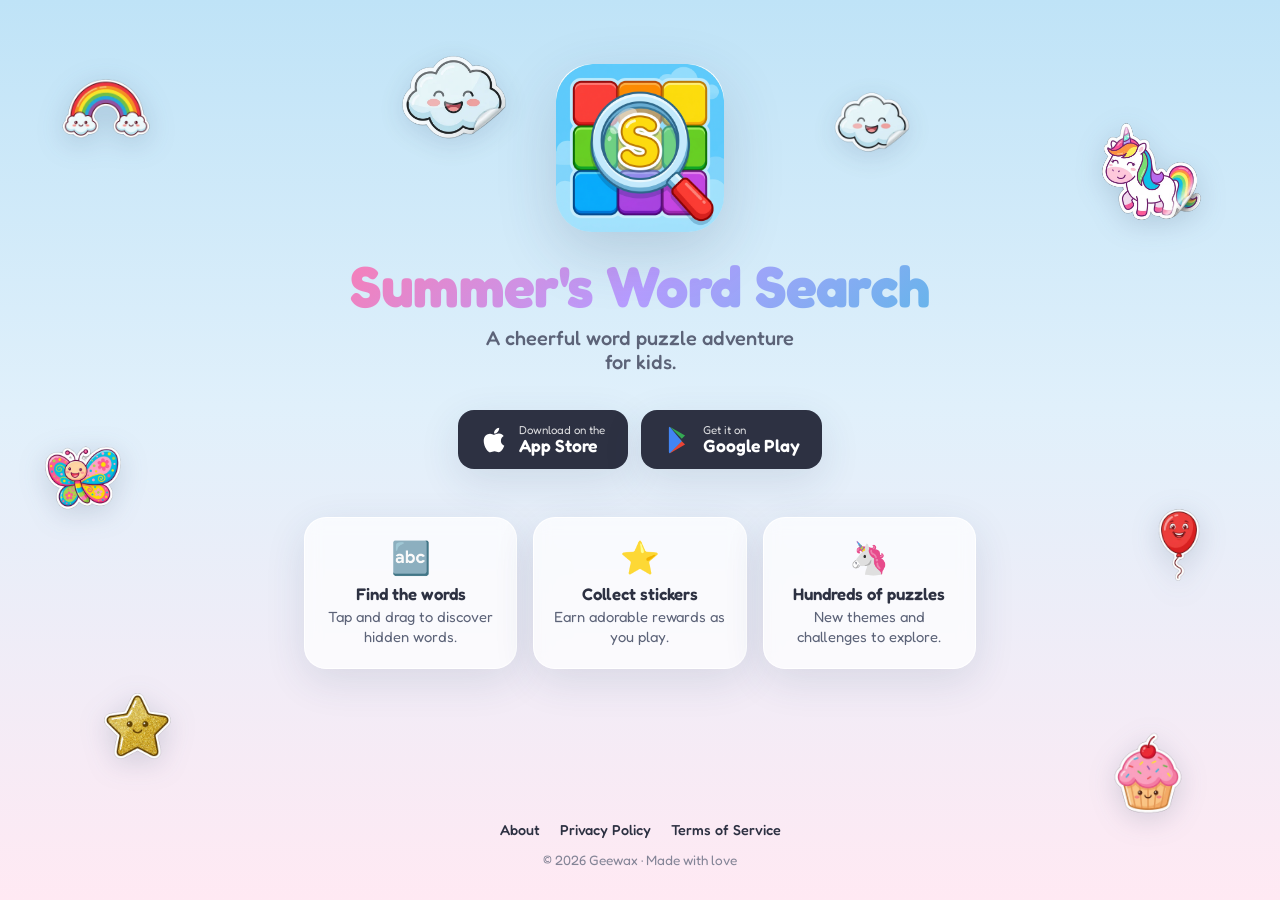
<file: summerswordsearch/index.html>
<!doctype html>
<html lang="en">
<head>
  <meta charset="utf-8">
  <meta name="viewport" content="width=device-width, initial-scale=1">
  <title>Summer's Word Search</title>
  <meta name="description" content="A cheerful word search adventure for kids. Find the words, collect cute stickers, explore hundreds of playful puzzles.">
  <meta name="theme-color" content="#BFE3F7">

  <meta property="og:title" content="Summer's Word Search">
  <meta property="og:description" content="A cheerful word search adventure for kids.">
  <meta property="og:image" content="img/icon.png">
  <meta property="og:type" content="website">

  <link rel="icon" type="image/png" href="img/icon.png">
  <link rel="apple-touch-icon" href="img/icon.png">

  <link rel="preconnect" href="https://fonts.googleapis.com">
  <link rel="preconnect" href="https://fonts.gstatic.com" crossorigin>
  <link href="https://fonts.googleapis.com/css2?family=Fredoka:wght@400;500;600;700&display=swap" rel="stylesheet">
  <link rel="stylesheet" href="style.css">

  <style>
    /* Landing-page-specific styles */
    .sticker.s1 { top: 6%;   left: 4%;   width: 110px; animation-delay: 0s; }
    .sticker.s2 { top: 12%;  right: 5%;  width: 130px; animation-delay: 1.2s; }
    .sticker.s3 { top: 48%;  left: 3%;   width: 90px;  animation-delay: 2.4s; }
    .sticker.s4 { top: 55%;  right: 4%;  width: 100px; animation-delay: 0.6s; }
    .sticker.s5 { bottom: 14%; left: 7%; width: 95px;  animation-delay: 1.8s; }
    .sticker.s6 { bottom: 8%;  right: 6%; width: 110px; animation-delay: 3s; }
    .sticker.cloud-l { top: 3%;  left: 30%;  width: 140px; opacity: 0.85; animation-delay: 0.4s; }
    .sticker.cloud-r { top: 8%;  right: 28%; width: 100px; opacity: 0.85; animation-delay: 2.1s; }

    main {
      flex: 1;
      width: 100%;
      max-width: 720px;
      margin: 0 auto;
      padding: 4rem 1.5rem 3rem;
      position: relative;
      z-index: 1;
      text-align: center;
    }

    .icon-wrap {
      display: inline-block;
      margin-bottom: 1.25rem;
      animation: bob 3.5s ease-in-out infinite;
    }
    .icon-wrap img {
      width: 168px;
      height: 168px;
      border-radius: 36px;
      box-shadow: var(--shadow-lg);
    }
    @keyframes bob {
      0%, 100% { transform: translateY(0); }
      50%      { transform: translateY(-8px); }
    }

    h1 {
      font-weight: 700;
      font-size: clamp(2.4rem, 6vw, 3.6rem);
      line-height: 1.05;
      letter-spacing: -0.01em;
      margin-bottom: 0.6rem;
    }

    .tagline {
      font-size: clamp(1.05rem, 2.4vw, 1.25rem);
      color: var(--ink-soft);
      font-weight: 500;
      max-width: 28ch;
      margin: 0 auto 2.25rem;
    }

    .stores {
      display: flex;
      justify-content: center;
      flex-wrap: wrap;
      gap: 0.85rem;
      margin-bottom: 3rem;
    }
    .store-btn {
      display: inline-flex;
      align-items: center;
      gap: 0.7rem;
      padding: 0.85rem 1.4rem;
      background: var(--ink);
      color: white;
      text-decoration: none;
      border-radius: 16px;
      font-family: inherit;
      font-weight: 500;
      box-shadow: var(--shadow);
      transition: transform 0.18s ease, box-shadow 0.18s ease;
    }
    .store-btn:hover {
      transform: translateY(-2px);
      box-shadow: var(--shadow-lg);
    }
    .store-btn svg { width: 28px; height: 28px; flex-shrink: 0; }
    .store-btn .label { display: flex; flex-direction: column; align-items: flex-start; line-height: 1.1; }
    .store-btn .label .small { font-size: 0.72rem; opacity: 0.82; font-weight: 400; }
    .store-btn .label .big   { font-size: 1.1rem; font-weight: 600; }

    .features {
      display: grid;
      grid-template-columns: repeat(3, 1fr);
      gap: 1rem;
      margin-bottom: 3rem;
    }
    @media (max-width: 560px) { .features { grid-template-columns: 1fr; } }

    .feature {
      background: var(--card);
      backdrop-filter: blur(8px);
      -webkit-backdrop-filter: blur(8px);
      border: 1px solid var(--card-border);
      border-radius: 22px;
      padding: 1.25rem 1rem;
      box-shadow: var(--shadow);
    }
    .feature .emoji { font-size: 2rem; display: block; margin-bottom: 0.4rem; }
    .feature h3 { font-size: 1.05rem; font-weight: 600; margin-bottom: 0.2rem; }
    .feature p { font-size: 0.92rem; color: var(--ink-soft); font-weight: 400; line-height: 1.4; }

    @media (max-width: 720px) {
      .sticker.s3, .sticker.s4, .sticker.cloud-l, .sticker.cloud-r { display: none; }
    }
    @media (max-width: 480px) {
      .sticker.s1, .sticker.s2, .sticker.s5, .sticker.s6 { width: 70px; }
    }
  </style>
</head>
<body>

  <img class="sticker cloud-l" src="img/cloud.webp" alt="" aria-hidden="true">
  <img class="sticker cloud-r" src="img/cloud.webp" alt="" aria-hidden="true">
  <img class="sticker s1" src="img/rainbow.webp" alt="" aria-hidden="true">
  <img class="sticker s2" src="img/unicorn.webp" alt="" aria-hidden="true">
  <img class="sticker s3" src="img/butterfly.webp" alt="" aria-hidden="true">
  <img class="sticker s4" src="img/balloon.webp" alt="" aria-hidden="true">
  <img class="sticker s5" src="img/star_gold.webp" alt="" aria-hidden="true">
  <img class="sticker s6" src="img/cupcake.webp" alt="" aria-hidden="true">

  <main>
    <div class="icon-wrap">
      <img src="img/icon.png" alt="Summer's Word Search app icon">
    </div>

    <h1 class="brand-text">Summer's Word Search</h1>
    <p class="tagline">A cheerful word puzzle adventure for kids.</p>

    <div class="stores">
      <a class="store-btn" href="https://apps.apple.com/app/id6763892051" aria-label="Download on the App Store">
        <svg viewBox="0 0 384 512" aria-hidden="true" fill="currentColor">
          <path d="M318.7 268.7c-.2-36.7 16.4-64.4 50-84.8-18.8-26.9-47.2-41.7-84.7-44.6-35.5-2.8-74.3 20.7-88.5 20.7-15 0-49.4-19.7-76.4-19.7C63.3 141.2 4 184.8 4 273.5q0 39.3 14.4 81.2c12.8 36.7 59 126.7 107.2 125.2 25.2-.6 43-17.9 75.8-17.9 31.8 0 48.3 17.9 76.4 17.9 48.6-.7 90.4-82.5 102.6-119.3-65.2-30.7-61.7-90-61.7-91.9zm-56.6-164.2c27.3-32.4 24.8-61.9 24-72.5-24.1 1.4-52 16.4-67.9 34.9-17.5 19.8-27.8 44.3-25.6 71.9 26.1 2 49.9-11.4 69.5-34.3z"/>
        </svg>
        <span class="label">
          <span class="small">Download on the</span>
          <span class="big">App Store</span>
        </span>
      </a>

      <a class="store-btn" href="https://play.google.com/store/apps/details?id=tech.geewax.summerswordsearch" aria-label="Get it on Google Play">
        <svg viewBox="0 0 512 512" aria-hidden="true">
          <path fill="#34A853" d="M325.3 234.3 104.6 13l280.8 161.2-60.1 60.1z"/>
          <path fill="#FBBC04" d="m104.6 499 220.7-220.7-60.1-60.1L104.6 499z"/>
          <path fill="#EA4335" d="m385.4 337.7-60.1-60.1-220.7 220.7-2.6 2.6 283.4-163.2z"/>
          <path fill="#4285F4" d="M104.6 13C95 16.5 88.6 23.6 88.6 36.4v439.2c0 12.7 6.4 19.8 16 23.4l220.7-220.7L104.6 13z"/>
        </svg>
        <span class="label">
          <span class="small">Get it on</span>
          <span class="big">Google Play</span>
        </span>
      </a>
    </div>

    <div class="features">
      <div class="feature">
        <span class="emoji">🔤</span>
        <h3>Find the words</h3>
        <p>Tap and drag to discover hidden words.</p>
      </div>
      <div class="feature">
        <span class="emoji">⭐</span>
        <h3>Collect stickers</h3>
        <p>Earn adorable rewards as you play.</p>
      </div>
      <div class="feature">
        <span class="emoji">🦄</span>
        <h3>Hundreds of puzzles</h3>
        <p>New themes and challenges to explore.</p>
      </div>
    </div>
  </main>

  <footer>
    <div class="links">
      <a href="about.html">About</a>
      <a href="privacy.html">Privacy Policy</a>
      <a href="terms.html">Terms of Service</a>
    </div>
    <div class="copy">© 2026 Geewax · Made with love</div>
  </footer>

</body>
</html>
</file>
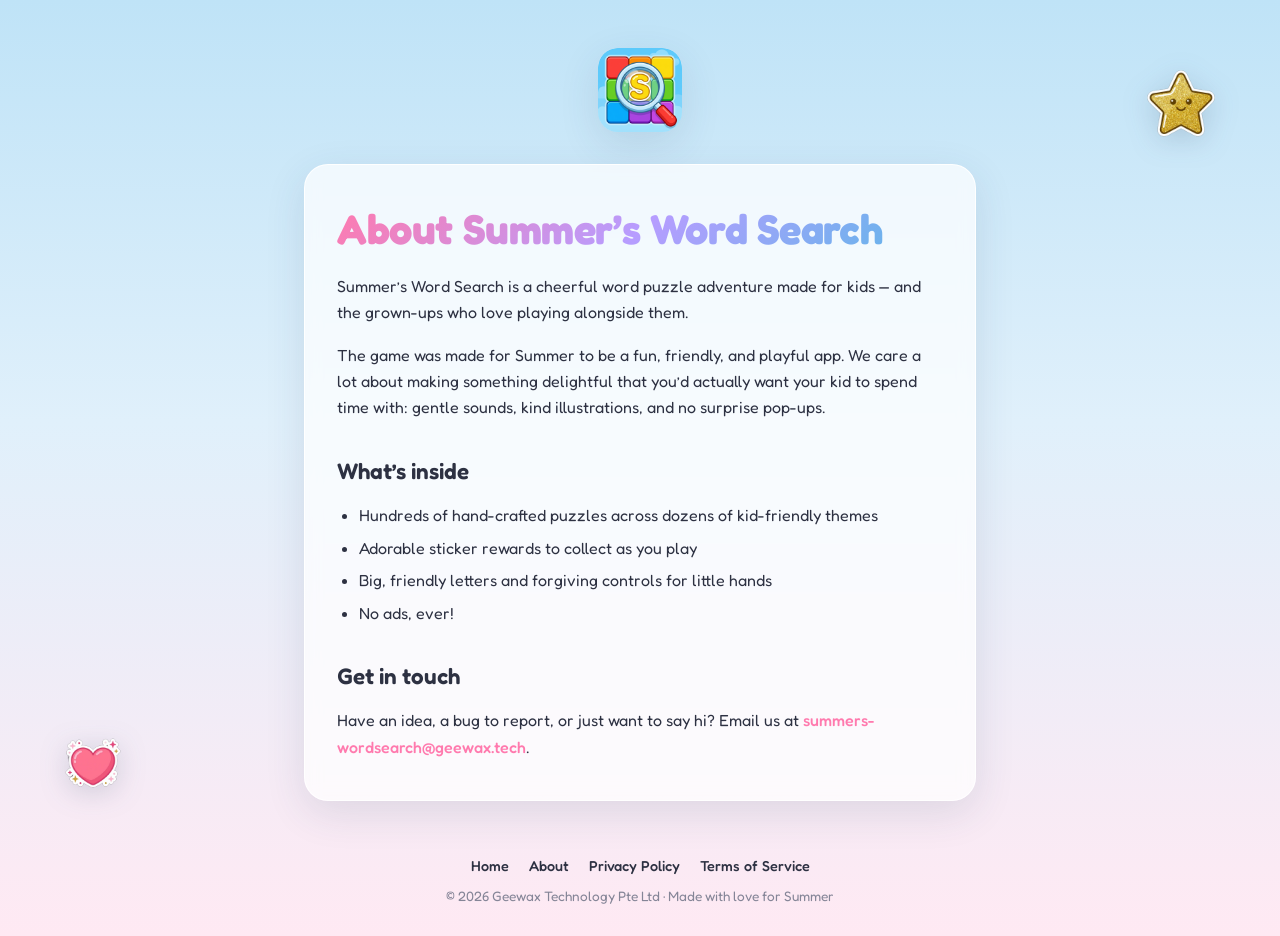
<file: summerswordsearch/about.html>
<!doctype html>
<html lang="en">

<head>
  <meta charset="utf-8">
  <meta name="viewport" content="width=device-width, initial-scale=1">
  <title>About · Summer's Word Search</title>
  <meta name="theme-color" content="#BFE3F7">

  <link rel="icon" type="image/png" href="img/icon.png">
  <link rel="apple-touch-icon" href="img/icon.png">

  <link rel="preconnect" href="https://fonts.googleapis.com">
  <link rel="preconnect" href="https://fonts.gstatic.com" crossorigin>
  <link href="https://fonts.googleapis.com/css2?family=Fredoka:wght@400;500;600;700&display=swap" rel="stylesheet">
  <link rel="stylesheet" href="style.css">

  <style>
    /* Content-page-specific styles */
    .sticker.decor-1 {
      top: 6%;
      right: 4%;
      width: 96px;
      animation-delay: 0s;
    }

    .sticker.decor-2 {
      bottom: 14%;
      left: 4%;
      width: 84px;
      animation-delay: 1.5s;
    }

    @media (max-width: 720px) {

      .sticker.decor-1,
      .sticker.decor-2 {
        width: 60px;
      }
    }

    .page {
      flex: 1;
      width: 100%;
      max-width: 720px;
      margin: 0 auto;
      padding: 3rem 1.5rem 2rem;
      position: relative;
      z-index: 1;
    }

    .page-head {
      text-align: center;
      margin-bottom: 1.75rem;
    }

    .page-head a.home img {
      width: 84px;
      height: 84px;
      border-radius: 20px;
      box-shadow: var(--shadow);
      transition: transform 0.18s ease;
    }

    .page-head a.home:hover img {
      transform: translateY(-2px) scale(1.03);
    }

    .article {
      background: var(--card);
      backdrop-filter: blur(8px);
      -webkit-backdrop-filter: blur(8px);
      border: 1px solid var(--card-border);
      border-radius: 24px;
      padding: 2.5rem 2rem;
      box-shadow: var(--shadow);
      line-height: 1.65;
    }

    .article> :first-child {
      margin-top: 0;
    }

    .article> :last-child {
      margin-bottom: 0;
    }

    .article h1 {
      font-weight: 700;
      font-size: clamp(1.9rem, 4.5vw, 2.6rem);
      letter-spacing: -0.01em;
      line-height: 1.15;
      margin-bottom: 1.25rem;
      background: linear-gradient(135deg, var(--pink) 0%, var(--lavender) 50%, var(--blue) 100%);
      -webkit-background-clip: text;
      background-clip: text;
      color: transparent;
    }

    .article h2 {
      font-size: 1.4rem;
      font-weight: 600;
      margin: 2rem 0 0.75rem;
      color: var(--ink);
    }

    .article h3 {
      font-size: 1.1rem;
      font-weight: 600;
      margin: 1.5rem 0 0.5rem;
    }

    .article p {
      margin-bottom: 1rem;
      font-weight: 400;
    }

    .article ul,
    .article ol {
      margin: 0 0 1rem 1.4rem;
    }

    .article li {
      margin-bottom: 0.4rem;
      font-weight: 400;
    }

    .article a {
      color: var(--pink);
      text-decoration: none;
      border-bottom: 2px solid transparent;
      transition: border-color 0.15s ease;
      font-weight: 500;
    }

    .article a:hover {
      border-bottom-color: var(--pink);
    }

    .article strong {
      font-weight: 600;
    }

    .article em {
      font-style: italic;
    }

    .article hr {
      border: none;
      border-top: 1px dashed rgba(45, 65, 100, 0.18);
      margin: 2rem 0;
    }

    .article code {
      background: rgba(255, 122, 174, 0.12);
      color: var(--pink);
      padding: 0.1rem 0.35rem;
      border-radius: 6px;
      font-size: 0.92em;
    }

    .article blockquote {
      border-left: 4px solid var(--lavender);
      padding-left: 1rem;
      margin: 1rem 0;
      color: var(--ink-soft);
      font-style: italic;
    }

    @media (max-width: 560px) {
      .article {
        padding: 1.75rem 1.25rem;
      }
    }
  </style>
</head>

<body>

  <img class="sticker decor-1" src="img/star_gold.webp" alt="" aria-hidden="true">
  <img class="sticker decor-2" src="img/heart_sparkle.webp" alt="" aria-hidden="true">

  <div class="page">
    <div class="page-head">
      <a class="home" href="index.html" title="Back to home">
        <img src="img/icon.png" alt="Summer's Word Search">
      </a>
    </div>

    <article class="article">
      <h1>About Summer&rsquo;s Word Search</h1>
<p>Summer&rsquo;s Word Search is a cheerful word puzzle adventure made for kids — and the
grown-ups who love playing alongside them.</p>
<p>The game was made for Summer to be a fun, friendly, and playful app.
We care a lot about making something delightful
that you&rsquo;d actually want your kid to spend time with: gentle sounds, kind
illustrations, and no surprise pop-ups.</p>
<h2>What&rsquo;s inside</h2>
<ul>
<li>Hundreds of hand-crafted puzzles across dozens of kid-friendly themes</li>
<li>Adorable sticker rewards to collect as you play</li>
<li>Big, friendly letters and forgiving controls for little hands</li>
<li>No ads, ever!</li>
</ul>
<h2>Get in touch</h2>
<p>Have an idea, a bug to report, or just want to say hi?
Email us at <a href="mailto:summers-wordsearch@geewax.tech">summers-wordsearch@geewax.tech</a>.</p>
    </article>
  </div>

  <footer>
    <div class="links">
      <a href="index.html">Home</a>
      <a href="about.html">About</a>
      <a href="privacy.html">Privacy Policy</a>
      <a href="terms.html">Terms of Service</a>
    </div>
    <div class="copy">© 2026 Geewax Technology Pte Ltd · Made with love for Summer</div>
  </footer>

</body>

</html>
</file>
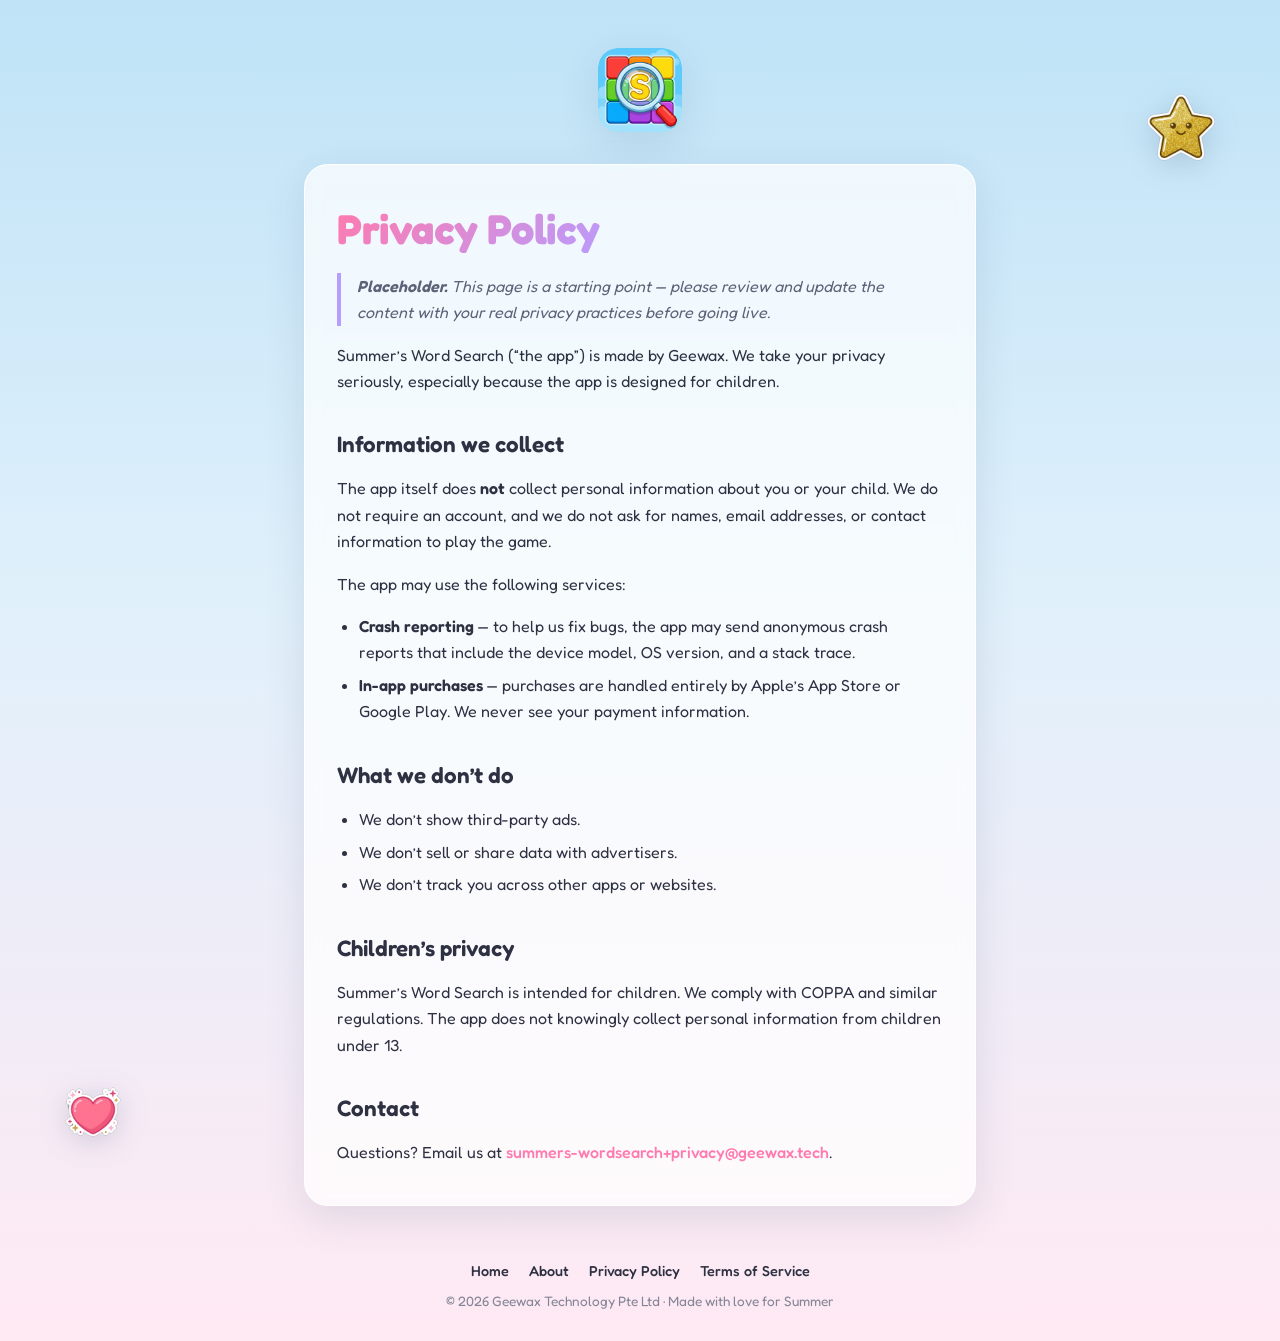
<file: summerswordsearch/privacy.html>
<!doctype html>
<html lang="en">

<head>
  <meta charset="utf-8">
  <meta name="viewport" content="width=device-width, initial-scale=1">
  <title>Privacy Policy · Summer's Word Search</title>
  <meta name="theme-color" content="#BFE3F7">

  <link rel="icon" type="image/png" href="img/icon.png">
  <link rel="apple-touch-icon" href="img/icon.png">

  <link rel="preconnect" href="https://fonts.googleapis.com">
  <link rel="preconnect" href="https://fonts.gstatic.com" crossorigin>
  <link href="https://fonts.googleapis.com/css2?family=Fredoka:wght@400;500;600;700&display=swap" rel="stylesheet">
  <link rel="stylesheet" href="style.css">

  <style>
    /* Content-page-specific styles */
    .sticker.decor-1 {
      top: 6%;
      right: 4%;
      width: 96px;
      animation-delay: 0s;
    }

    .sticker.decor-2 {
      bottom: 14%;
      left: 4%;
      width: 84px;
      animation-delay: 1.5s;
    }

    @media (max-width: 720px) {

      .sticker.decor-1,
      .sticker.decor-2 {
        width: 60px;
      }
    }

    .page {
      flex: 1;
      width: 100%;
      max-width: 720px;
      margin: 0 auto;
      padding: 3rem 1.5rem 2rem;
      position: relative;
      z-index: 1;
    }

    .page-head {
      text-align: center;
      margin-bottom: 1.75rem;
    }

    .page-head a.home img {
      width: 84px;
      height: 84px;
      border-radius: 20px;
      box-shadow: var(--shadow);
      transition: transform 0.18s ease;
    }

    .page-head a.home:hover img {
      transform: translateY(-2px) scale(1.03);
    }

    .article {
      background: var(--card);
      backdrop-filter: blur(8px);
      -webkit-backdrop-filter: blur(8px);
      border: 1px solid var(--card-border);
      border-radius: 24px;
      padding: 2.5rem 2rem;
      box-shadow: var(--shadow);
      line-height: 1.65;
    }

    .article> :first-child {
      margin-top: 0;
    }

    .article> :last-child {
      margin-bottom: 0;
    }

    .article h1 {
      font-weight: 700;
      font-size: clamp(1.9rem, 4.5vw, 2.6rem);
      letter-spacing: -0.01em;
      line-height: 1.15;
      margin-bottom: 1.25rem;
      background: linear-gradient(135deg, var(--pink) 0%, var(--lavender) 50%, var(--blue) 100%);
      -webkit-background-clip: text;
      background-clip: text;
      color: transparent;
    }

    .article h2 {
      font-size: 1.4rem;
      font-weight: 600;
      margin: 2rem 0 0.75rem;
      color: var(--ink);
    }

    .article h3 {
      font-size: 1.1rem;
      font-weight: 600;
      margin: 1.5rem 0 0.5rem;
    }

    .article p {
      margin-bottom: 1rem;
      font-weight: 400;
    }

    .article ul,
    .article ol {
      margin: 0 0 1rem 1.4rem;
    }

    .article li {
      margin-bottom: 0.4rem;
      font-weight: 400;
    }

    .article a {
      color: var(--pink);
      text-decoration: none;
      border-bottom: 2px solid transparent;
      transition: border-color 0.15s ease;
      font-weight: 500;
    }

    .article a:hover {
      border-bottom-color: var(--pink);
    }

    .article strong {
      font-weight: 600;
    }

    .article em {
      font-style: italic;
    }

    .article hr {
      border: none;
      border-top: 1px dashed rgba(45, 65, 100, 0.18);
      margin: 2rem 0;
    }

    .article code {
      background: rgba(255, 122, 174, 0.12);
      color: var(--pink);
      padding: 0.1rem 0.35rem;
      border-radius: 6px;
      font-size: 0.92em;
    }

    .article blockquote {
      border-left: 4px solid var(--lavender);
      padding-left: 1rem;
      margin: 1rem 0;
      color: var(--ink-soft);
      font-style: italic;
    }

    @media (max-width: 560px) {
      .article {
        padding: 1.75rem 1.25rem;
      }
    }
  </style>
</head>

<body>

  <img class="sticker decor-1" src="img/star_gold.webp" alt="" aria-hidden="true">
  <img class="sticker decor-2" src="img/heart_sparkle.webp" alt="" aria-hidden="true">

  <div class="page">
    <div class="page-head">
      <a class="home" href="index.html" title="Back to home">
        <img src="img/icon.png" alt="Summer's Word Search">
      </a>
    </div>

    <article class="article">
      <h1>Privacy Policy</h1>
<blockquote>
<p><strong>Placeholder.</strong> This page is a starting point — please review and update the
content with your real privacy practices before going live.</p>
</blockquote>
<p>Summer&rsquo;s Word Search (&ldquo;the app&rdquo;) is made by Geewax. We take your privacy
seriously, especially because the app is designed for children.</p>
<h2>Information we collect</h2>
<p>The app itself does <strong>not</strong> collect personal information about you or your
child. We do not require an account, and we do not ask for names, email
addresses, or contact information to play the game.</p>
<p>The app may use the following services:</p>
<ul>
<li><strong>Crash reporting</strong> — to help us fix bugs, the app may send anonymous crash
  reports that include the device model, OS version, and a stack trace.</li>
<li><strong>In-app purchases</strong> — purchases are handled entirely by Apple&rsquo;s App Store or
  Google Play. We never see your payment information.</li>
</ul>
<h2>What we don&rsquo;t do</h2>
<ul>
<li>We don&rsquo;t show third-party ads.</li>
<li>We don&rsquo;t sell or share data with advertisers.</li>
<li>We don&rsquo;t track you across other apps or websites.</li>
</ul>
<h2>Children&rsquo;s privacy</h2>
<p>Summer&rsquo;s Word Search is intended for children. We comply with COPPA and
similar regulations. The app does not knowingly collect personal information
from children under 13.</p>
<h2>Contact</h2>
<p>Questions? Email us at <a href="mailto:summers-wordsearch+privacy@geewax.tech">summers-wordsearch+privacy@geewax.tech</a>.</p>
    </article>
  </div>

  <footer>
    <div class="links">
      <a href="index.html">Home</a>
      <a href="about.html">About</a>
      <a href="privacy.html">Privacy Policy</a>
      <a href="terms.html">Terms of Service</a>
    </div>
    <div class="copy">© 2026 Geewax Technology Pte Ltd · Made with love for Summer</div>
  </footer>

</body>

</html>
</file>
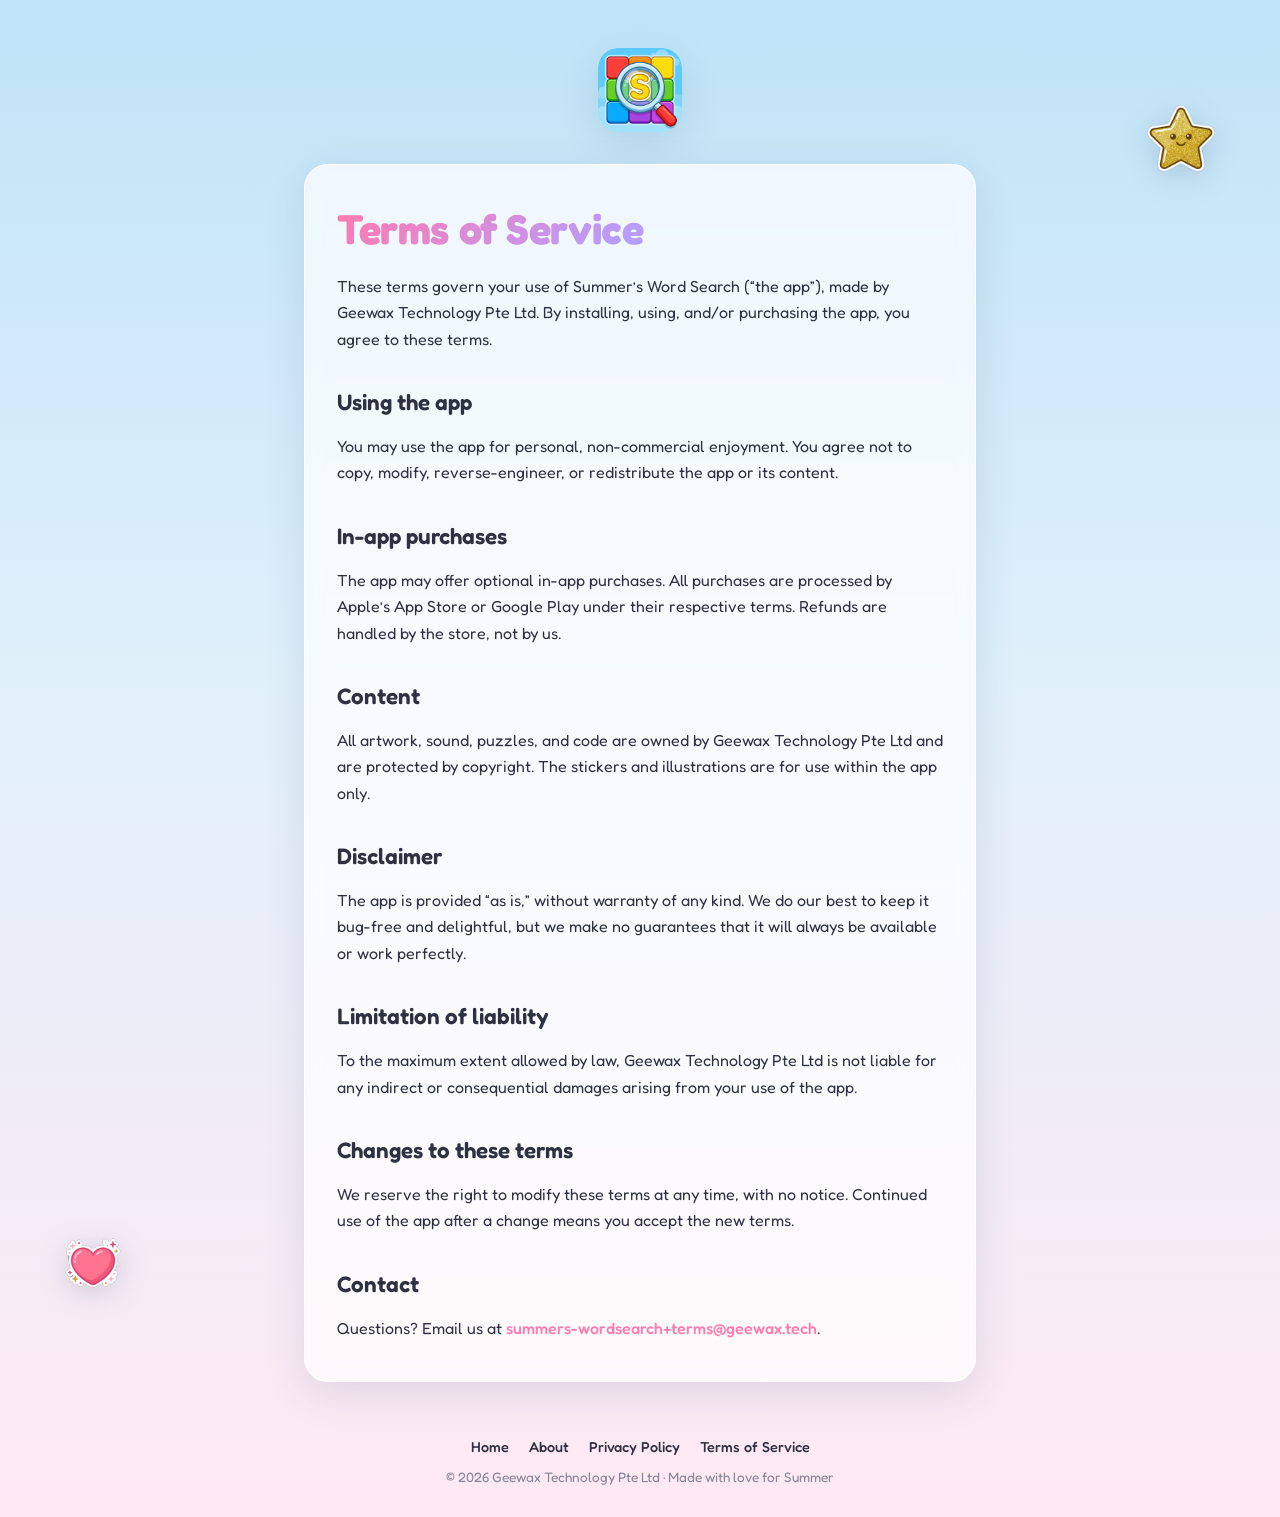
<file: summerswordsearch/terms.html>
<!doctype html>
<html lang="en">

<head>
  <meta charset="utf-8">
  <meta name="viewport" content="width=device-width, initial-scale=1">
  <title>Terms of Service · Summer's Word Search</title>
  <meta name="theme-color" content="#BFE3F7">

  <link rel="icon" type="image/png" href="img/icon.png">
  <link rel="apple-touch-icon" href="img/icon.png">

  <link rel="preconnect" href="https://fonts.googleapis.com">
  <link rel="preconnect" href="https://fonts.gstatic.com" crossorigin>
  <link href="https://fonts.googleapis.com/css2?family=Fredoka:wght@400;500;600;700&display=swap" rel="stylesheet">
  <link rel="stylesheet" href="style.css">

  <style>
    /* Content-page-specific styles */
    .sticker.decor-1 {
      top: 6%;
      right: 4%;
      width: 96px;
      animation-delay: 0s;
    }

    .sticker.decor-2 {
      bottom: 14%;
      left: 4%;
      width: 84px;
      animation-delay: 1.5s;
    }

    @media (max-width: 720px) {

      .sticker.decor-1,
      .sticker.decor-2 {
        width: 60px;
      }
    }

    .page {
      flex: 1;
      width: 100%;
      max-width: 720px;
      margin: 0 auto;
      padding: 3rem 1.5rem 2rem;
      position: relative;
      z-index: 1;
    }

    .page-head {
      text-align: center;
      margin-bottom: 1.75rem;
    }

    .page-head a.home img {
      width: 84px;
      height: 84px;
      border-radius: 20px;
      box-shadow: var(--shadow);
      transition: transform 0.18s ease;
    }

    .page-head a.home:hover img {
      transform: translateY(-2px) scale(1.03);
    }

    .article {
      background: var(--card);
      backdrop-filter: blur(8px);
      -webkit-backdrop-filter: blur(8px);
      border: 1px solid var(--card-border);
      border-radius: 24px;
      padding: 2.5rem 2rem;
      box-shadow: var(--shadow);
      line-height: 1.65;
    }

    .article> :first-child {
      margin-top: 0;
    }

    .article> :last-child {
      margin-bottom: 0;
    }

    .article h1 {
      font-weight: 700;
      font-size: clamp(1.9rem, 4.5vw, 2.6rem);
      letter-spacing: -0.01em;
      line-height: 1.15;
      margin-bottom: 1.25rem;
      background: linear-gradient(135deg, var(--pink) 0%, var(--lavender) 50%, var(--blue) 100%);
      -webkit-background-clip: text;
      background-clip: text;
      color: transparent;
    }

    .article h2 {
      font-size: 1.4rem;
      font-weight: 600;
      margin: 2rem 0 0.75rem;
      color: var(--ink);
    }

    .article h3 {
      font-size: 1.1rem;
      font-weight: 600;
      margin: 1.5rem 0 0.5rem;
    }

    .article p {
      margin-bottom: 1rem;
      font-weight: 400;
    }

    .article ul,
    .article ol {
      margin: 0 0 1rem 1.4rem;
    }

    .article li {
      margin-bottom: 0.4rem;
      font-weight: 400;
    }

    .article a {
      color: var(--pink);
      text-decoration: none;
      border-bottom: 2px solid transparent;
      transition: border-color 0.15s ease;
      font-weight: 500;
    }

    .article a:hover {
      border-bottom-color: var(--pink);
    }

    .article strong {
      font-weight: 600;
    }

    .article em {
      font-style: italic;
    }

    .article hr {
      border: none;
      border-top: 1px dashed rgba(45, 65, 100, 0.18);
      margin: 2rem 0;
    }

    .article code {
      background: rgba(255, 122, 174, 0.12);
      color: var(--pink);
      padding: 0.1rem 0.35rem;
      border-radius: 6px;
      font-size: 0.92em;
    }

    .article blockquote {
      border-left: 4px solid var(--lavender);
      padding-left: 1rem;
      margin: 1rem 0;
      color: var(--ink-soft);
      font-style: italic;
    }

    @media (max-width: 560px) {
      .article {
        padding: 1.75rem 1.25rem;
      }
    }
  </style>
</head>

<body>

  <img class="sticker decor-1" src="img/star_gold.webp" alt="" aria-hidden="true">
  <img class="sticker decor-2" src="img/heart_sparkle.webp" alt="" aria-hidden="true">

  <div class="page">
    <div class="page-head">
      <a class="home" href="index.html" title="Back to home">
        <img src="img/icon.png" alt="Summer's Word Search">
      </a>
    </div>

    <article class="article">
      <h1>Terms of Service</h1>
<p>These terms govern your use of Summer&rsquo;s Word Search (&ldquo;the app&rdquo;), made by
Geewax Technology Pte Ltd. By installing, using, and/or purchasing the app, you agree to these terms.</p>
<h2>Using the app</h2>
<p>You may use the app for personal, non-commercial enjoyment.
You agree not to copy, modify, reverse-engineer, or redistribute the app or its content.</p>
<h2>In-app purchases</h2>
<p>The app may offer optional in-app purchases. All purchases are processed by
Apple&rsquo;s App Store or Google Play under their respective terms. Refunds are
handled by the store, not by us.</p>
<h2>Content</h2>
<p>All artwork, sound, puzzles, and code are owned by Geewax Technology Pte Ltd
and are protected by copyright. The stickers and illustrations are for use
within the app only.</p>
<h2>Disclaimer</h2>
<p>The app is provided &ldquo;as is,&rdquo; without warranty of any kind. We do our best to
keep it bug-free and delightful, but we make no guarantees that it will always be
available or work perfectly.</p>
<h2>Limitation of liability</h2>
<p>To the maximum extent allowed by law, Geewax Technology Pte Ltd is not liable for any indirect or
consequential damages arising from your use of the app.</p>
<h2>Changes to these terms</h2>
<p>We reserve the right to modify these terms at any time, with no notice.
Continued use of the app after a change means you accept the new terms.</p>
<h2>Contact</h2>
<p>Questions? Email us at <a href="mailto:summers-wordsearch+terms@geewax.tech">summers-wordsearch+terms@geewax.tech</a>.</p>
    </article>
  </div>

  <footer>
    <div class="links">
      <a href="index.html">Home</a>
      <a href="about.html">About</a>
      <a href="privacy.html">Privacy Policy</a>
      <a href="terms.html">Terms of Service</a>
    </div>
    <div class="copy">© 2026 Geewax Technology Pte Ltd · Made with love for Summer</div>
  </footer>

</body>

</html>
</file>
<file: summerswordsearch/style.css>
/* Shared styles for all pages of summerswordsearch.geewax.tech */

* { box-sizing: border-box; margin: 0; padding: 0; }

:root {
  --sky-top: #BFE3F7;
  --sky-mid: #E0F0FB;
  --sky-bottom: #FFE9F3;
  --ink: #2D3142;
  --ink-soft: #5C6378;
  --pink: #FF7AAE;
  --yellow: #FFD93D;
  --mint: #6BCB77;
  --lavender: #B79DFF;
  --blue: #5BB8E8;
  --card: rgba(255, 255, 255, 0.72);
  --card-border: rgba(255, 255, 255, 0.9);
  --shadow: 0 12px 40px rgba(45, 65, 100, 0.12);
  --shadow-lg: 0 20px 60px rgba(45, 65, 100, 0.18);
}

html, body {
  min-height: 100%;
  font-family: 'Fredoka', system-ui, -apple-system, sans-serif;
  color: var(--ink);
  background: linear-gradient(180deg, var(--sky-top) 0%, var(--sky-mid) 45%, var(--sky-bottom) 100%);
  overflow-x: hidden;
}

body {
  min-height: 100vh;
  display: flex;
  flex-direction: column;
  position: relative;
}

/* Floating decorative stickers */
.sticker {
  position: absolute;
  pointer-events: none;
  user-select: none;
  filter: drop-shadow(0 6px 14px rgba(45, 65, 100, 0.18));
  animation: float 6s ease-in-out infinite;
  z-index: 0;
}

@keyframes float {
  0%, 100% { transform: translateY(0) rotate(-2deg); }
  50%      { transform: translateY(-14px) rotate(2deg); }
}

/* Gradient brand text — used for h1 on landing + content pages */
.brand-text {
  background: linear-gradient(135deg, var(--pink) 0%, var(--lavender) 50%, var(--blue) 100%);
  -webkit-background-clip: text;
  background-clip: text;
  color: transparent;
}

footer {
  width: 100%;
  padding: 1.5rem 1rem 2rem;
  text-align: center;
  font-size: 0.9rem;
  color: var(--ink-soft);
  position: relative;
  z-index: 1;
}
footer .links {
  display: flex;
  justify-content: center;
  flex-wrap: wrap;
  gap: 0.5rem 1.25rem;
  margin-bottom: 0.75rem;
}
footer a {
  color: var(--ink);
  text-decoration: none;
  font-weight: 500;
  border-bottom: 2px solid transparent;
  transition: border-color 0.15s ease;
}
footer a:hover { border-bottom-color: var(--pink); }
footer .copy { font-size: 0.85rem; opacity: 0.75; }

@media (prefers-reduced-motion: reduce) {
  .sticker, .icon-wrap { animation: none; }
}
</file>
